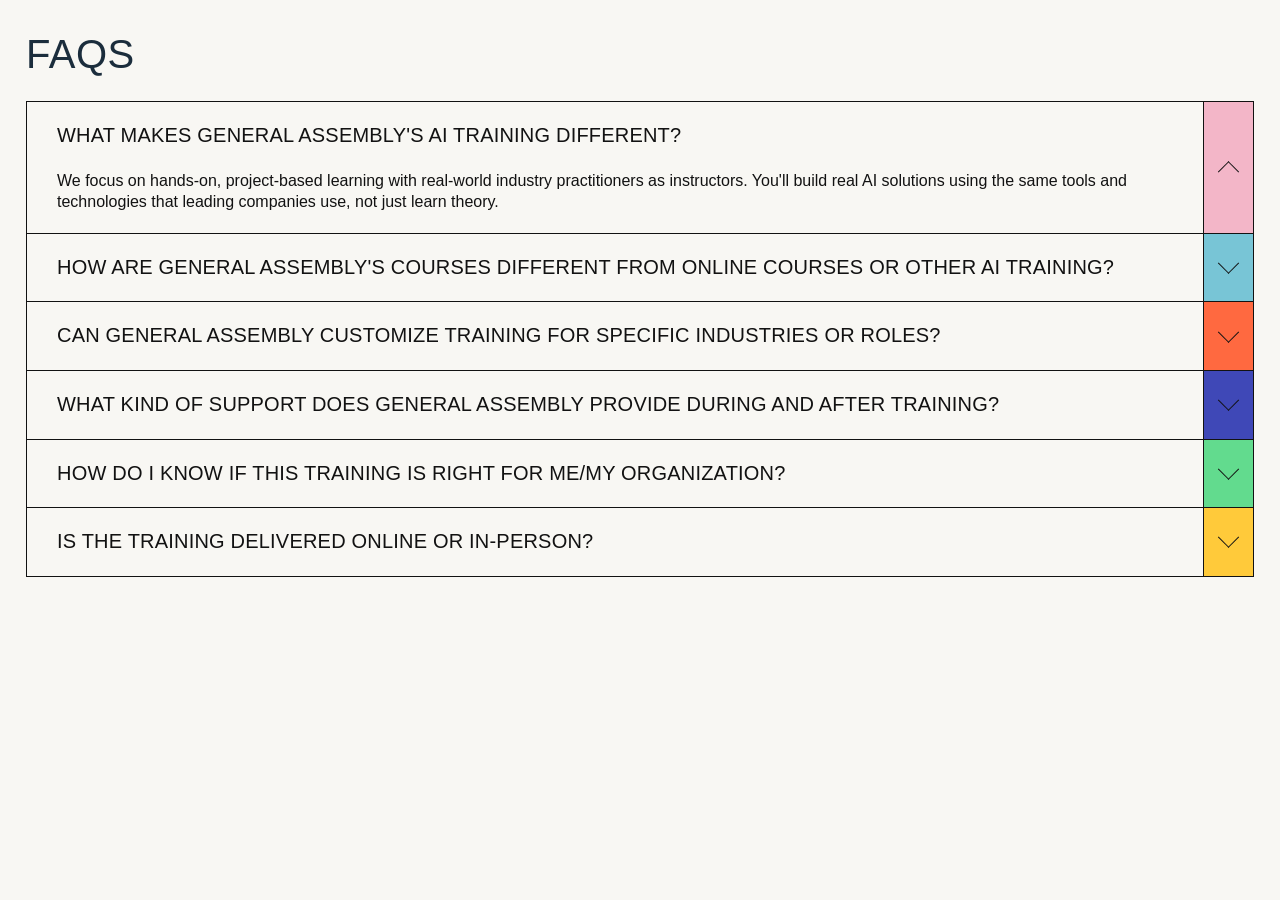
<file: zad404.html>
<!doctype html>
<html lang="en">
<head>
  <meta charset="utf-8">
  <meta name="viewport" content="width=device-width, initial-scale=1">
  <link rel="icon" type="image/png" href="./e_logo.PNG">
  <title>EURUS | FAQs</title>
  <style>
    @font-face { font-family: "Inter Tight"; src: local("Arial"); }
    * { box-sizing: border-box; }
    :root { color: #121212; background: #f8f7f3; font-family: "Inter Tight", Arial, sans-serif; }
    body { margin: 0; background: #f8f7f3; }
    main { padding:32px 26px 80px; }
    h1 { margin:0 0 24px; color:#1b2d3c; font-family:Impact, "Arial Narrow", sans-serif; font-size:40px; font-weight:400; letter-spacing:.5px; }
    .faq-list { border:1px solid #121212; }
    .faq-item { display:grid; grid-template-columns:1fr 50px; border-bottom:1px solid #121212; }
    .faq-item:last-child { border-bottom:0; }
    .faq-question { padding:22px 30px; font-family:Impact, "Arial Narrow", sans-serif; font-size:20px; line-height:1.18; letter-spacing:.2px; }
    .faq-answer { padding:0 30px 20px; font-family:Arial, sans-serif; font-size:16px; line-height:1.35; }
    .faq-control { display:grid; place-items:center; min-height:100%; border-left:1px solid #121212; }
    .faq-control::before { content:""; width:14px; height:14px; border-right:1.5px solid #121212; border-bottom:1.5px solid #121212; transform:rotate(45deg) translate(-3px,-3px); }
    .faq-item.open .faq-control::before { transform:rotate(225deg) translate(-3px,-3px); }
    .faq-item:nth-child(1) .faq-control { background:#f3b6c8; }
    .faq-item:nth-child(2) .faq-control { background:#78c5d6; }
    .faq-item:nth-child(3) .faq-control { background:#ff6940; }
    .faq-item:nth-child(4) .faq-control { background:#3f48b7; }
    .faq-item:nth-child(5) .faq-control { background:#62db8e; }
    .faq-item:nth-child(6) .faq-control { background:#ffca3a; }
    @media (max-width:809.98px) {
      main { padding:24px 20px 50px; }
      h1 { font-size:34px; }
      .faq-item { grid-template-columns:1fr 42px; }
      .faq-question { padding:18px 16px; font-size:17px; }
      .faq-answer { padding:0 16px 18px; font-size:14px; }
    }
  </style>
</head>
<body>
  <main>
    <h1>FAQS</h1>
    <section class="faq-list" aria-label="Frequently asked questions">
      <article class="faq-item open"><div><div class="faq-question">WHAT MAKES GENERAL ASSEMBLY'S AI TRAINING DIFFERENT?</div><div class="faq-answer">We focus on hands-on, project-based learning with real-world industry practitioners as instructors. You'll build real AI solutions using the same tools and technologies that leading companies use, not just learn theory.</div></div><div class="faq-control" aria-hidden="true"></div></article>
      <article class="faq-item"><div class="faq-question">HOW ARE GENERAL ASSEMBLY'S COURSES DIFFERENT FROM ONLINE COURSES OR OTHER AI TRAINING?</div><div class="faq-control" aria-hidden="true"></div></article>
      <article class="faq-item"><div class="faq-question">CAN GENERAL ASSEMBLY CUSTOMIZE TRAINING FOR SPECIFIC INDUSTRIES OR ROLES?</div><div class="faq-control" aria-hidden="true"></div></article>
      <article class="faq-item"><div class="faq-question">WHAT KIND OF SUPPORT DOES GENERAL ASSEMBLY PROVIDE DURING AND AFTER TRAINING?</div><div class="faq-control" aria-hidden="true"></div></article>
      <article class="faq-item"><div class="faq-question">HOW DO I KNOW IF THIS TRAINING IS RIGHT FOR ME/MY ORGANIZATION?</div><div class="faq-control" aria-hidden="true"></div></article>
      <article class="faq-item"><div class="faq-question">IS THE TRAINING DELIVERED ONLINE OR IN-PERSON?</div><div class="faq-control" aria-hidden="true"></div></article>
    </section>
  </main>
</body>
</html>
</file>
